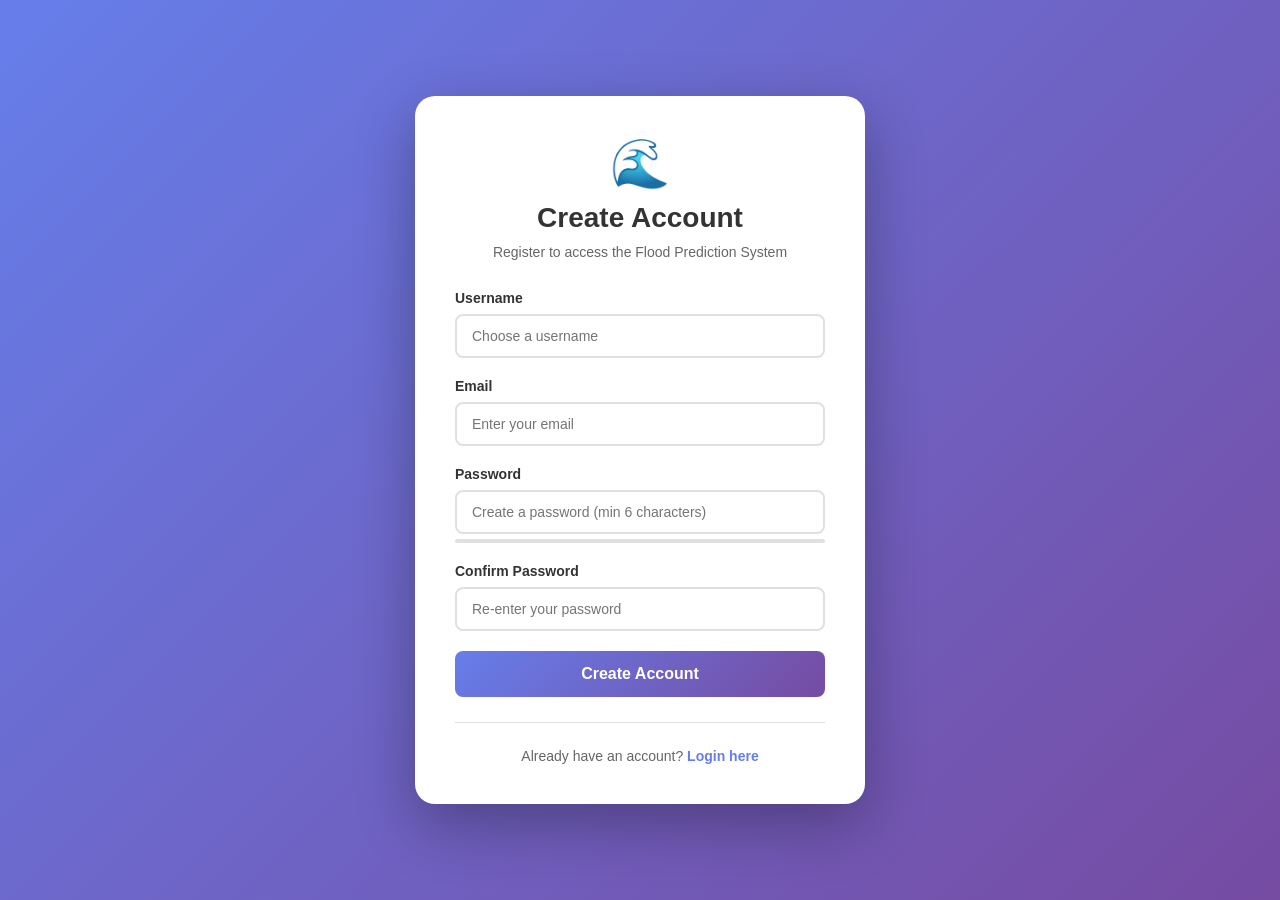
<file: flood_prediction (1)/flood_prediction/templates/register.html>
<!DOCTYPE html>
<html lang="en">
<head>
    <meta charset="UTF-8">
    <meta name="viewport" content="width=device-width, initial-scale=1.0">
    <title>Register - Flood Prediction System</title>
    <style>
        * {
            margin: 0;
            padding: 0;
            box-sizing: border-box;
        }

        body {
            font-family: 'Segoe UI', Tahoma, Geneva, Verdana, sans-serif;
            background: linear-gradient(135deg, #667eea 0%, #764ba2 100%);
            min-height: 100vh;
            display: flex;
            align-items: center;
            justify-content: center;
            padding: 20px;
        }

        .auth-container {
            background: white;
            border-radius: 20px;
            box-shadow: 0 20px 60px rgba(0, 0, 0, 0.3);
            max-width: 450px;
            width: 100%;
            padding: 40px;
            animation: slideIn 0.5s ease-out;
        }

        @keyframes slideIn {
            from {
                opacity: 0;
                transform: translateY(-30px);
            }
            to {
                opacity: 1;
                transform: translateY(0);
            }
        }

        .auth-header {
            text-align: center;
            margin-bottom: 30px;
        }

        .auth-header h1 {
            color: #333;
            font-size: 28px;
            margin-bottom: 10px;
        }

        .auth-header p {
            color: #666;
            font-size: 14px;
        }

        .form-group {
            margin-bottom: 20px;
        }

        .form-group label {
            display: block;
            color: #333;
            font-weight: 600;
            margin-bottom: 8px;
            font-size: 14px;
        }

        .form-group input {
            width: 100%;
            padding: 12px 15px;
            border: 2px solid #e0e0e0;
            border-radius: 8px;
            font-size: 14px;
            transition: all 0.3s ease;
        }

        .form-group input:focus {
            outline: none;
            border-color: #667eea;
            box-shadow: 0 0 0 3px rgba(102, 126, 234, 0.1);
        }

        .form-group input.error-input {
            border-color: #f44336;
        }

        .field-error {
            color: #f44336;
            font-size: 12px;
            margin-top: 5px;
            display: none;
        }

        .field-error.show {
            display: block;
        }

        .error-message {
            background: #fee;
            border: 1px solid #fcc;
            color: #c33;
            padding: 12px;
            border-radius: 8px;
            margin-bottom: 20px;
            font-size: 14px;
            display: none;
        }

        .error-message.show {
            display: block;
        }

        .success-message {
            background: #efe;
            border: 1px solid #cfc;
            color: #3c3;
            padding: 12px;
            border-radius: 8px;
            margin-bottom: 20px;
            font-size: 14px;
            display: none;
        }

        .success-message.show {
            display: block;
        }

        .btn-primary {
            width: 100%;
            padding: 14px;
            background: linear-gradient(135deg, #667eea 0%, #764ba2 100%);
            color: white;
            border: none;
            border-radius: 8px;
            font-size: 16px;
            font-weight: 600;
            cursor: pointer;
            transition: transform 0.2s ease, box-shadow 0.2s ease;
        }

        .btn-primary:hover {
            transform: translateY(-2px);
            box-shadow: 0 10px 20px rgba(102, 126, 234, 0.3);
        }

        .btn-primary:active {
            transform: translateY(0);
        }

        .btn-primary:disabled {
            opacity: 0.6;
            cursor: not-allowed;
            transform: none;
        }

        .auth-footer {
            text-align: center;
            margin-top: 25px;
            padding-top: 25px;
            border-top: 1px solid #e0e0e0;
        }

        .auth-footer p {
            color: #666;
            font-size: 14px;
        }

        .auth-footer a {
            color: #667eea;
            text-decoration: none;
            font-weight: 600;
        }

        .auth-footer a:hover {
            text-decoration: underline;
        }

        .loading-spinner {
            display: none;
            width: 20px;
            height: 20px;
            border: 3px solid #f3f3f3;
            border-top: 3px solid #667eea;
            border-radius: 50%;
            animation: spin 1s linear infinite;
            margin: 0 auto 20px;
        }

        .loading-spinner.show {
            display: block;
        }

        @keyframes spin {
            0% { transform: rotate(0deg); }
            100% { transform: rotate(360deg); }
        }

        .logo {
            font-size: 48px;
            text-align: center;
            margin-bottom: 10px;
        }

        .password-strength {
            margin-top: 5px;
            font-size: 12px;
        }

        .strength-bar {
            height: 4px;
            background: #e0e0e0;
            border-radius: 2px;
            overflow: hidden;
            margin-top: 5px;
        }

        .strength-bar-fill {
            height: 100%;
            width: 0%;
            transition: width 0.3s, background 0.3s;
        }

        .strength-weak { background: #f44336; width: 33%; }
        .strength-medium { background: #ff9800; width: 66%; }
        .strength-strong { background: #4caf50; width: 100%; }
    </style>
</head>
<body>
    <div class="auth-container">
        <div class="auth-header">
            <div class="logo">🌊</div>
            <h1>Create Account</h1>
            <p>Register to access the Flood Prediction System</p>
        </div>

        <div class="loading-spinner" id="loading"></div>
        <div class="error-message" id="error"></div>
        <div class="success-message" id="success"></div>

        <form id="registerForm">
            <div class="form-group">
                <label for="username">Username</label>
                <input 
                    type="text" 
                    id="username" 
                    name="username" 
                    placeholder="Choose a username"
                    required
                    autocomplete="username"
                    minlength="3"
                    maxlength="50"
                >
                <div class="field-error" id="usernameError"></div>
            </div>

            <div class="form-group">
                <label for="email">Email</label>
                <input 
                    type="email" 
                    id="email" 
                    name="email" 
                    placeholder="Enter your email"
                    required
                    autocomplete="email"
                >
                <div class="field-error" id="emailError"></div>
            </div>

            <div class="form-group">
                <label for="password">Password</label>
                <input 
                    type="password" 
                    id="password" 
                    name="password" 
                    placeholder="Create a password (min 6 characters)"
                    required
                    autocomplete="new-password"
                    minlength="6"
                >
                <div class="strength-bar">
                    <div class="strength-bar-fill" id="strengthBar"></div>
                </div>
                <div class="field-error" id="passwordError"></div>
            </div>

            <div class="form-group">
                <label for="retype_password">Confirm Password</label>
                <input 
                    type="password" 
                    id="retype_password" 
                    name="retype_password" 
                    placeholder="Re-enter your password"
                    required
                    autocomplete="new-password"
                >
                <div class="field-error" id="retypePasswordError"></div>
            </div>

            <button type="submit" class="btn-primary" id="registerButton">
                Create Account
            </button>
        </form>

        <div class="auth-footer">
            <p>Already have an account? <a href="/login">Login here</a></p>
        </div>
    </div>

    <script>
        const registerForm = document.getElementById('registerForm');
        const registerButton = document.getElementById('registerButton');
        const loading = document.getElementById('loading');
        const errorDiv = document.getElementById('error');
        const successDiv = document.getElementById('success');
        const strengthBar = document.getElementById('strengthBar');
        const passwordInput = document.getElementById('password');

        function showError(message) {
            errorDiv.textContent = message;
            errorDiv.classList.add('show');
            successDiv.classList.remove('show');
        }

        function showSuccess(message) {
            successDiv.textContent = message;
            successDiv.classList.add('show');
            errorDiv.classList.remove('show');
        }

        function hideMessages() {
            errorDiv.classList.remove('show');
            successDiv.classList.remove('show');
        }

        function showFieldError(fieldId, message) {
            const errorElement = document.getElementById(fieldId + 'Error');
            const inputElement = document.getElementById(fieldId);
            if (errorElement && inputElement) {
                errorElement.textContent = message;
                errorElement.classList.add('show');
                inputElement.classList.add('error-input');
            }
        }

        function clearFieldErrors() {
            document.querySelectorAll('.field-error').forEach(el => el.classList.remove('show'));
            document.querySelectorAll('input').forEach(el => el.classList.remove('error-input'));
        }

        // Password strength indicator
        passwordInput.addEventListener('input', (e) => {
            const password = e.target.value;
            const strength = calculatePasswordStrength(password);
            
            strengthBar.className = 'strength-bar-fill';
            if (strength === 'weak') strengthBar.classList.add('strength-weak');
            else if (strength === 'medium') strengthBar.classList.add('strength-medium');
            else if (strength === 'strong') strengthBar.classList.add('strength-strong');
        });

        function calculatePasswordStrength(password) {
            if (password.length < 6) return 'weak';
            
            let strength = 0;
            if (password.length >= 8) strength++;
            if (/[A-Z]/.test(password)) strength++;
            if (/[0-9]/.test(password)) strength++;
            if (/[^A-Za-z0-9]/.test(password)) strength++;
            
            if (strength <= 1) return 'weak';
            if (strength <= 2) return 'medium';
            return 'strong';
        }

        registerForm.addEventListener('submit', async (e) => {
            e.preventDefault();
            hideMessages();
            clearFieldErrors();

            const username = document.getElementById('username').value.trim();
            const email = document.getElementById('email').value.trim();
            const password = document.getElementById('password').value;
            const retypePassword = document.getElementById('retype_password').value;

            // Client-side validation
            if (password !== retypePassword) {
                showFieldError('retype_password', 'Passwords do not match');
                return;
            }

            if (password.length < 6) {
                showFieldError('password', 'Password must be at least 6 characters');
                return;
            }

            // Show loading state
            registerButton.disabled = true;
            registerButton.textContent = 'Creating Account...';
            loading.classList.add('show');

            try {
                const response = await fetch('/register', {
                    method: 'POST',
                    headers: {
                        'Content-Type': 'application/json',
                    },
                    body: JSON.stringify({
                        username: username,
                        email: email,
                        password: password,
                        retype_password: retypePassword
                    }),
                    credentials: 'include'
                });

                const data = await response.json();

                if (data.success) {
                    showSuccess(data.message || 'Registration successful! Redirecting...');
                    setTimeout(() => {
                        window.location.href = data.redirect || '/';
                    }, 1500);
                } else {
                    // Show field-specific errors
                    if (data.errors) {
                        if (data.errors.username) showFieldError('username', data.errors.username);
                        if (data.errors.email) showFieldError('email', data.errors.email);
                        if (data.errors.password) showFieldError('password', data.errors.password);
                        if (data.errors.general) showError(data.errors.general);
                    } else {
                        showError('Registration failed. Please try again.');
                    }
                    
                    registerButton.disabled = false;
                    registerButton.textContent = 'Create Account';
                    loading.classList.remove('show');
                }
            } catch (error) {
                showError('Network error. Please check your connection and try again.');
                registerButton.disabled = false;
                registerButton.textContent = 'Create Account';
                loading.classList.remove('show');
            }
        });
    </script>
</body>
</html>
</file>
